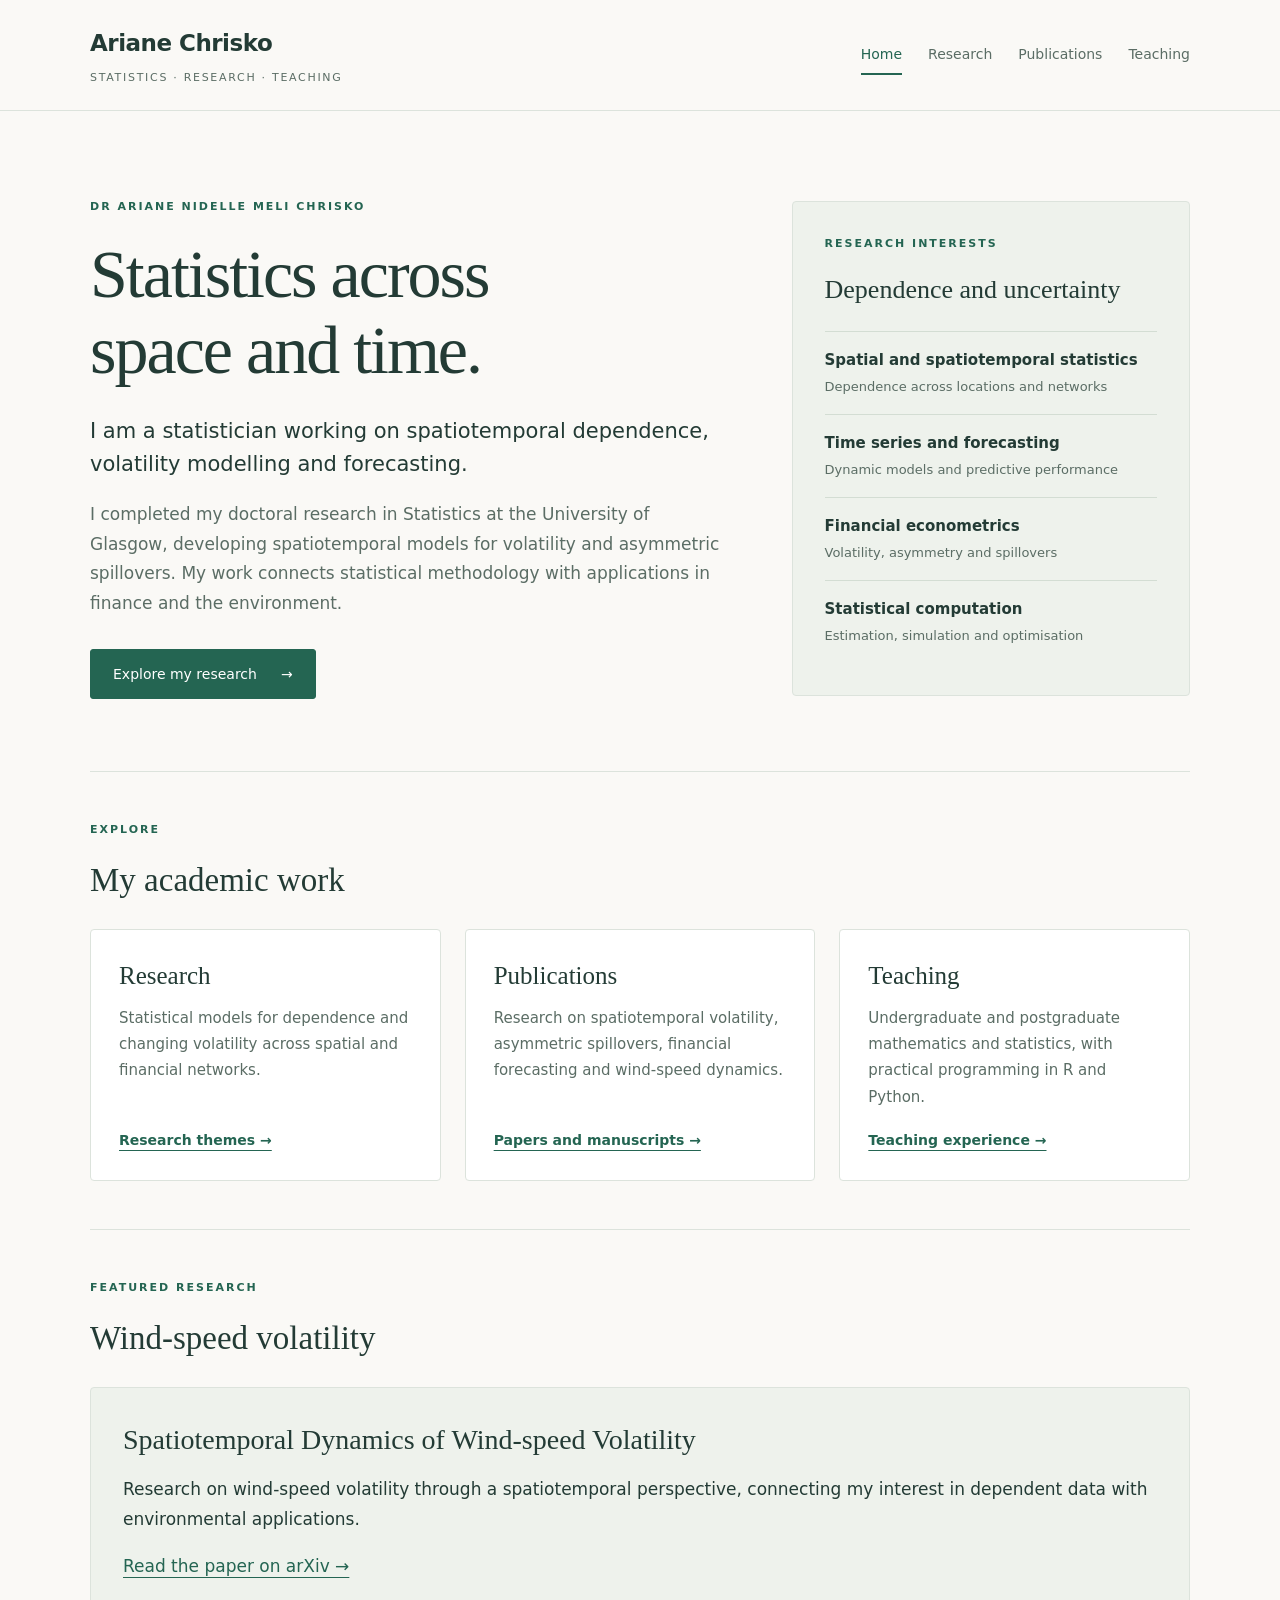
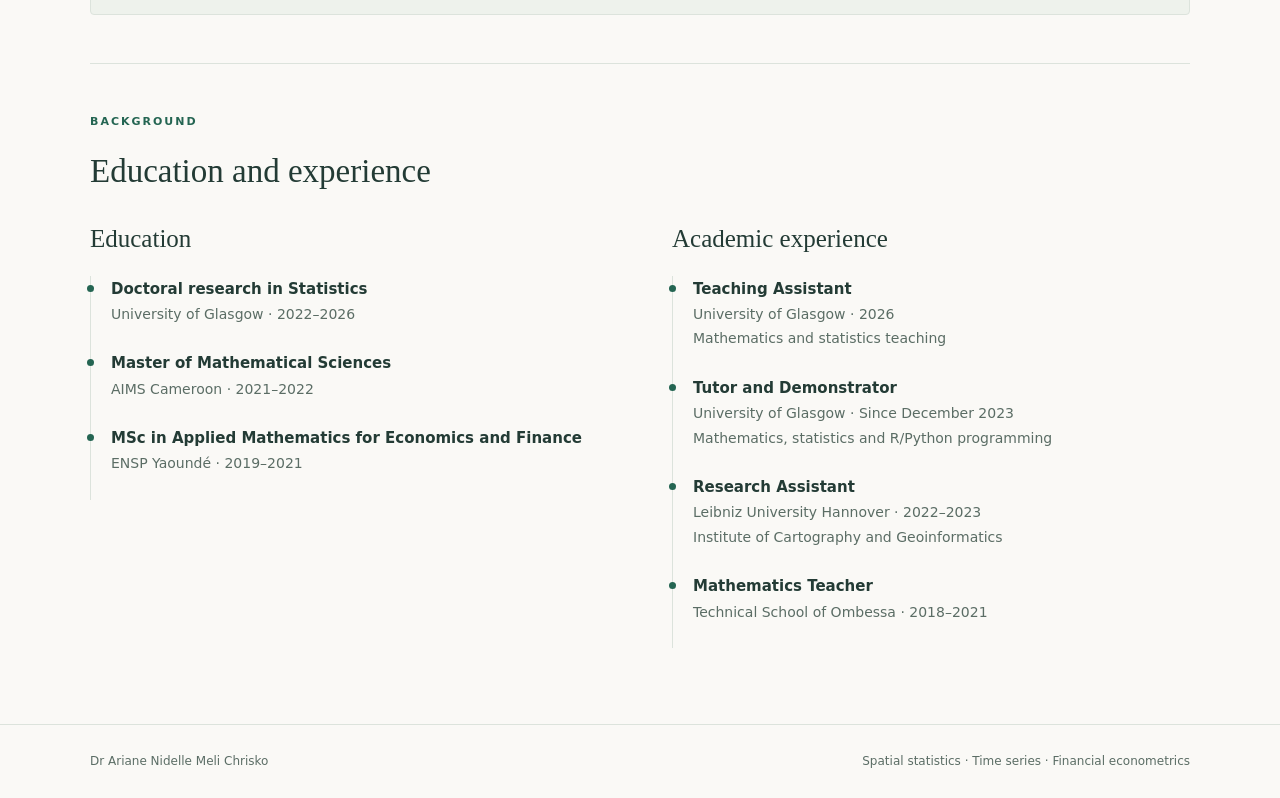
<file: index.html>
<!doctype html>
<html lang="en">
<head>
  <meta charset="utf-8">
  <meta name="viewport" content="width=device-width, initial-scale=1">

  <title>Dr Ariane Chrisko | Statistics and Research</title>
  <meta name="description"
    content="Academic website of Dr Ariane Chrisko: spatial statistics, time series, volatility modelling, forecasting and teaching.">
  <meta name="theme-color" content="#246552">

  <link rel="stylesheet" href="style.css">
</head>

<body>
  <a class="skip-link" href="#main">Skip to content</a>

  <header>
    <div class="container header-content">
      <a class="brand" href="index.html">
        Ariane Chrisko
        <span>Statistics · Research · Teaching</span>
      </a>

      <nav aria-label="Main navigation">
        <a href="index.html" aria-current="page">Home</a>
        <a href="research.html">Research</a>
        <a href="publications.html">Publications</a>
        <a href="teaching.html">Teaching</a>
      </nav>
    </div>
  </header>

  <main id="main" class="container">
    <section class="hero" aria-labelledby="intro-heading">
      <div>
        <p class="eyebrow">Dr Ariane Nidelle Meli Chrisko</p>

        <h1 id="intro-heading">Statistics across<br>space and time.</h1>

        <p class="lead">
          I am a statistician working on spatiotemporal dependence,
          volatility modelling and forecasting.
        </p>

        <p class="intro">
          I completed my doctoral research in Statistics at the
          University of Glasgow, developing spatiotemporal models
          for volatility and asymmetric spillovers. My work connects
          statistical methodology with applications in finance and
          the environment.
        </p>

        <a class="button" href="research.html">
          Explore my research <span aria-hidden="true">→</span>
        </a>
      </div>

      <aside class="research-panel" aria-labelledby="focus-heading">
        <p class="eyebrow">Research interests</p>
        <h2 id="focus-heading">Dependence and uncertainty</h2>

        <ul>
          <li>
            <strong>Spatial and spatiotemporal statistics</strong>
            <span>Dependence across locations and networks</span>
          </li>
          <li>
            <strong>Time series and forecasting</strong>
            <span>Dynamic models and predictive performance</span>
          </li>
          <li>
            <strong>Financial econometrics</strong>
            <span>Volatility, asymmetry and spillovers</span>
          </li>
          <li>
            <strong>Statistical computation</strong>
            <span>Estimation, simulation and optimisation</span>
          </li>
        </ul>
      </aside>
    </section>

    <section class="section" aria-labelledby="work-heading">
      <p class="eyebrow">Explore</p>
      <h2 class="section-heading" id="work-heading">My academic work</h2>

      <div class="cards">
        <article class="card">
          <h3>Research</h3>
          <p>
            Statistical models for dependence and changing volatility
            across spatial and financial networks.
          </p>
          <a href="research.html">Research themes →</a>
        </article>

        <article class="card">
          <h3>Publications</h3>
          <p>
            Research on spatiotemporal volatility, asymmetric spillovers,
            financial forecasting and wind-speed dynamics.
          </p>
          <a href="publications.html">Papers and manuscripts →</a>
        </article>

        <article class="card">
          <h3>Teaching</h3>
          <p>
            Undergraduate and postgraduate mathematics and statistics,
            with practical programming in R and Python.
          </p>
          <a href="teaching.html">Teaching experience →</a>
        </article>
      </div>
    </section>

    <section class="section" aria-labelledby="featured-heading">
      <p class="eyebrow">Featured research</p>
      <h2 class="section-heading" id="featured-heading">
        Wind-speed volatility
      </h2>

      <article class="feature">
        <h3>Spatiotemporal Dynamics of Wind-speed Volatility</h3>
        <p>
          Research on wind-speed volatility through a spatiotemporal
          perspective, connecting my interest in dependent data with
          environmental applications.
        </p>
        <p>
          <a href="https://doi.org/10.48550/arXiv.2605.07225">
            Read the paper on arXiv →
          </a>
        </p>
      </article>
    </section>

    <section class="section" aria-labelledby="background-heading">
      <p class="eyebrow">Background</p>
      <h2 class="section-heading" id="background-heading">
        Education and experience
      </h2>

      <div class="background-grid">
        <div>
          <h3>Education</h3>

          <ul class="timeline">
            <li>
              <strong>Doctoral research in Statistics</strong>
              <span>University of Glasgow · 2022–2026</span>
            </li>
            <li>
              <strong>Master of Mathematical Sciences</strong>
              <span>AIMS Cameroon · 2021–2022</span>
            </li>
            <li>
              <strong>
                MSc in Applied Mathematics for Economics and Finance
              </strong>
              <span>ENSP Yaoundé · 2019–2021</span>
            </li>
          </ul>
        </div>

        <div>
          <h3>Academic experience</h3>

          <ul class="timeline">
            <li>
              <strong>Teaching Assistant</strong>
              <span>University of Glasgow · 2026</span>
              <span>Mathematics and statistics teaching</span>
            </li>
            <li>
              <strong>Tutor and Demonstrator</strong>
              <span>University of Glasgow · Since December 2023</span>
              <span>Mathematics, statistics and R/Python programming</span>
            </li>
            <li>
              <strong>Research Assistant</strong>
              <span>Leibniz University Hannover · 2022–2023</span>
              <span>Institute of Cartography and Geoinformatics</span>
            </li>
            <li>
              <strong>Mathematics Teacher</strong>
              <span>Technical School of Ombessa · 2018–2021</span>
            </li>
          </ul>
        </div>
      </div>
    </section>
  </main>

  <footer>
    <div class="container footer-content">
      <span>Dr Ariane Nidelle Meli Chrisko</span>
      <span>Spatial statistics · Time series · Financial econometrics</span>
    </div>
  </footer>
</body>
</html>
</file>
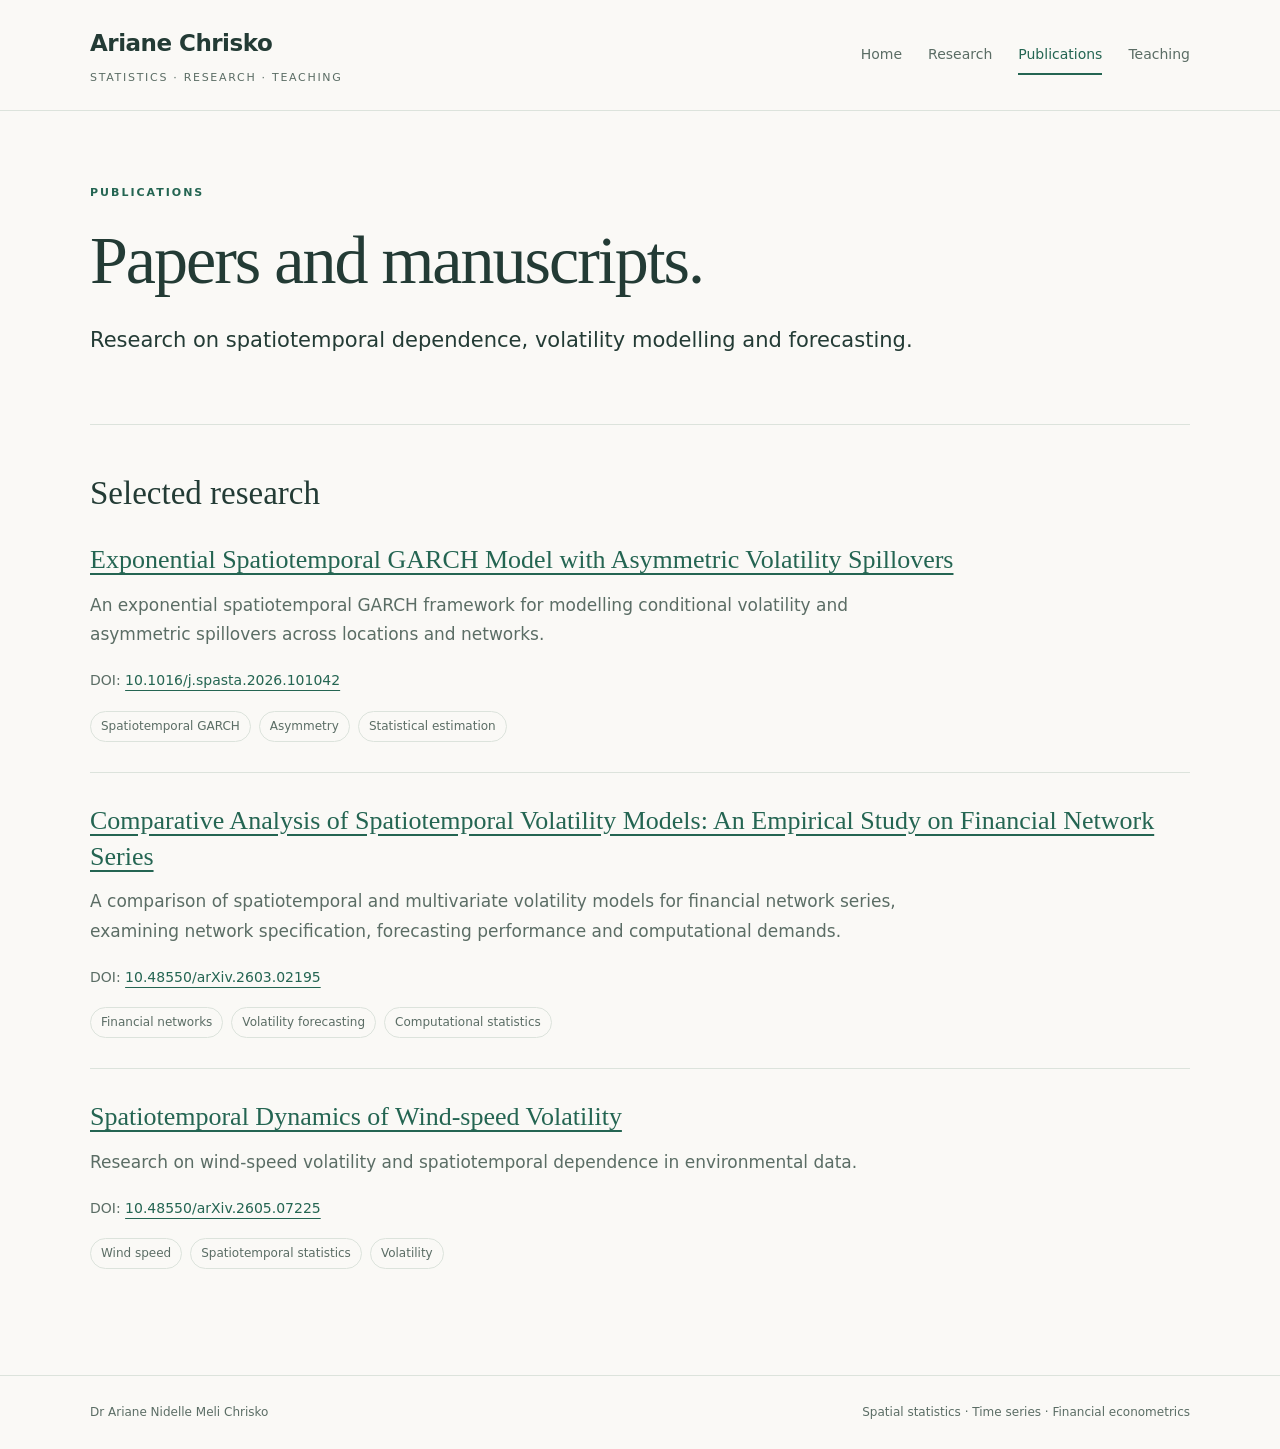
<file: publications.html>
<!doctype html>
<html lang="en">
<head>
  <meta charset="utf-8">
  <meta name="viewport" content="width=device-width, initial-scale=1">

  <title>Publications | Dr Ariane Chrisko</title>
  <meta name="description"
    content="Research papers by Ariane Chrisko on spatiotemporal volatility, asymmetric spillovers, financial forecasting and wind-speed dynamics.">
  <meta name="theme-color" content="#246552">

  <link rel="stylesheet" href="style.css">
</head>

<body>
  <a class="skip-link" href="#main">Skip to content</a>

  <header>
    <div class="container header-content">
      <a class="brand" href="index.html">
        Ariane Chrisko
        <span>Statistics · Research · Teaching</span>
      </a>

      <nav aria-label="Main navigation">
        <a href="index.html">Home</a>
        <a href="research.html">Research</a>
        <a href="publications.html" aria-current="page">Publications</a>
        <a href="teaching.html">Teaching</a>
      </nav>
    </div>
  </header>

  <main id="main" class="container">
    <section class="page-intro" aria-labelledby="page-heading">
      <p class="eyebrow">Publications</p>
      <h1 id="page-heading">Papers and manuscripts.</h1>

      <p class="lead">
        Research on spatiotemporal dependence, volatility
        modelling and forecasting.
      </p>
    </section>

    <section class="section" aria-labelledby="papers-heading">
      <h2 class="section-heading" id="papers-heading">
        Selected research
      </h2>

      <ul class="publication-list">
        <li class="publication" id="asymmetric-spillovers">
          <article>
            <h3>
              <a href="https://doi.org/10.1016/j.spasta.2026.101042">
                Exponential Spatiotemporal GARCH Model with
                Asymmetric Volatility Spillovers
              </a>
            </h3>

            <p>
              An exponential spatiotemporal GARCH framework
              for modelling conditional volatility and
              asymmetric spillovers across locations and networks.
            </p>

            <p class="metadata">
              DOI:
              <a href="https://doi.org/10.1016/j.spasta.2026.101042">
                10.1016/j.spasta.2026.101042
              </a>
            </p>

            <div class="tags" aria-label="Paper topics">
              <span class="tag">Spatiotemporal GARCH</span>
              <span class="tag">Asymmetry</span>
              <span class="tag">Statistical estimation</span>
            </div>
          </article>
        </li>

        <li class="publication" id="financial-comparison">
          <article>
            <h3>
              <a href="https://doi.org/10.48550/arXiv.2603.02195">
                Comparative Analysis of Spatiotemporal Volatility Models:
                An Empirical Study on Financial Network Series
              </a>
            </h3>

            <p>
              A comparison of spatiotemporal and multivariate
              volatility models for financial network series,
              examining network specification, forecasting
              performance and computational demands.
            </p>

            <p class="metadata">
              DOI:
              <a href="https://doi.org/10.48550/arXiv.2603.02195">
                10.48550/arXiv.2603.02195
              </a>
            </p>

            <div class="tags" aria-label="Paper topics">
              <span class="tag">Financial networks</span>
              <span class="tag">Volatility forecasting</span>
              <span class="tag">Computational statistics</span>
            </div>
          </article>
        </li>

        <li class="publication" id="wind-speed">
          <article>
            <h3>
              <a href="https://doi.org/10.48550/arXiv.2605.07225">
                Spatiotemporal Dynamics of Wind-speed Volatility
              </a>
            </h3>

            <p>
              Research on wind-speed volatility and
              spatiotemporal dependence in environmental data.
            </p>

            <p class="metadata">
              DOI:
              <a href="https://doi.org/10.48550/arXiv.2605.07225">
                10.48550/arXiv.2605.07225
              </a>
            </p>

            <div class="tags" aria-label="Paper topics">
              <span class="tag">Wind speed</span>
              <span class="tag">Spatiotemporal statistics</span>
              <span class="tag">Volatility</span>
            </div>
          </article>
        </li>
      </ul>
    </section>
  </main>

  <footer>
    <div class="container footer-content">
      <span>Dr Ariane Nidelle Meli Chrisko</span>
      <span>Spatial statistics · Time series · Financial econometrics</span>
    </div>
  </footer>
</body>
</html>
</file>
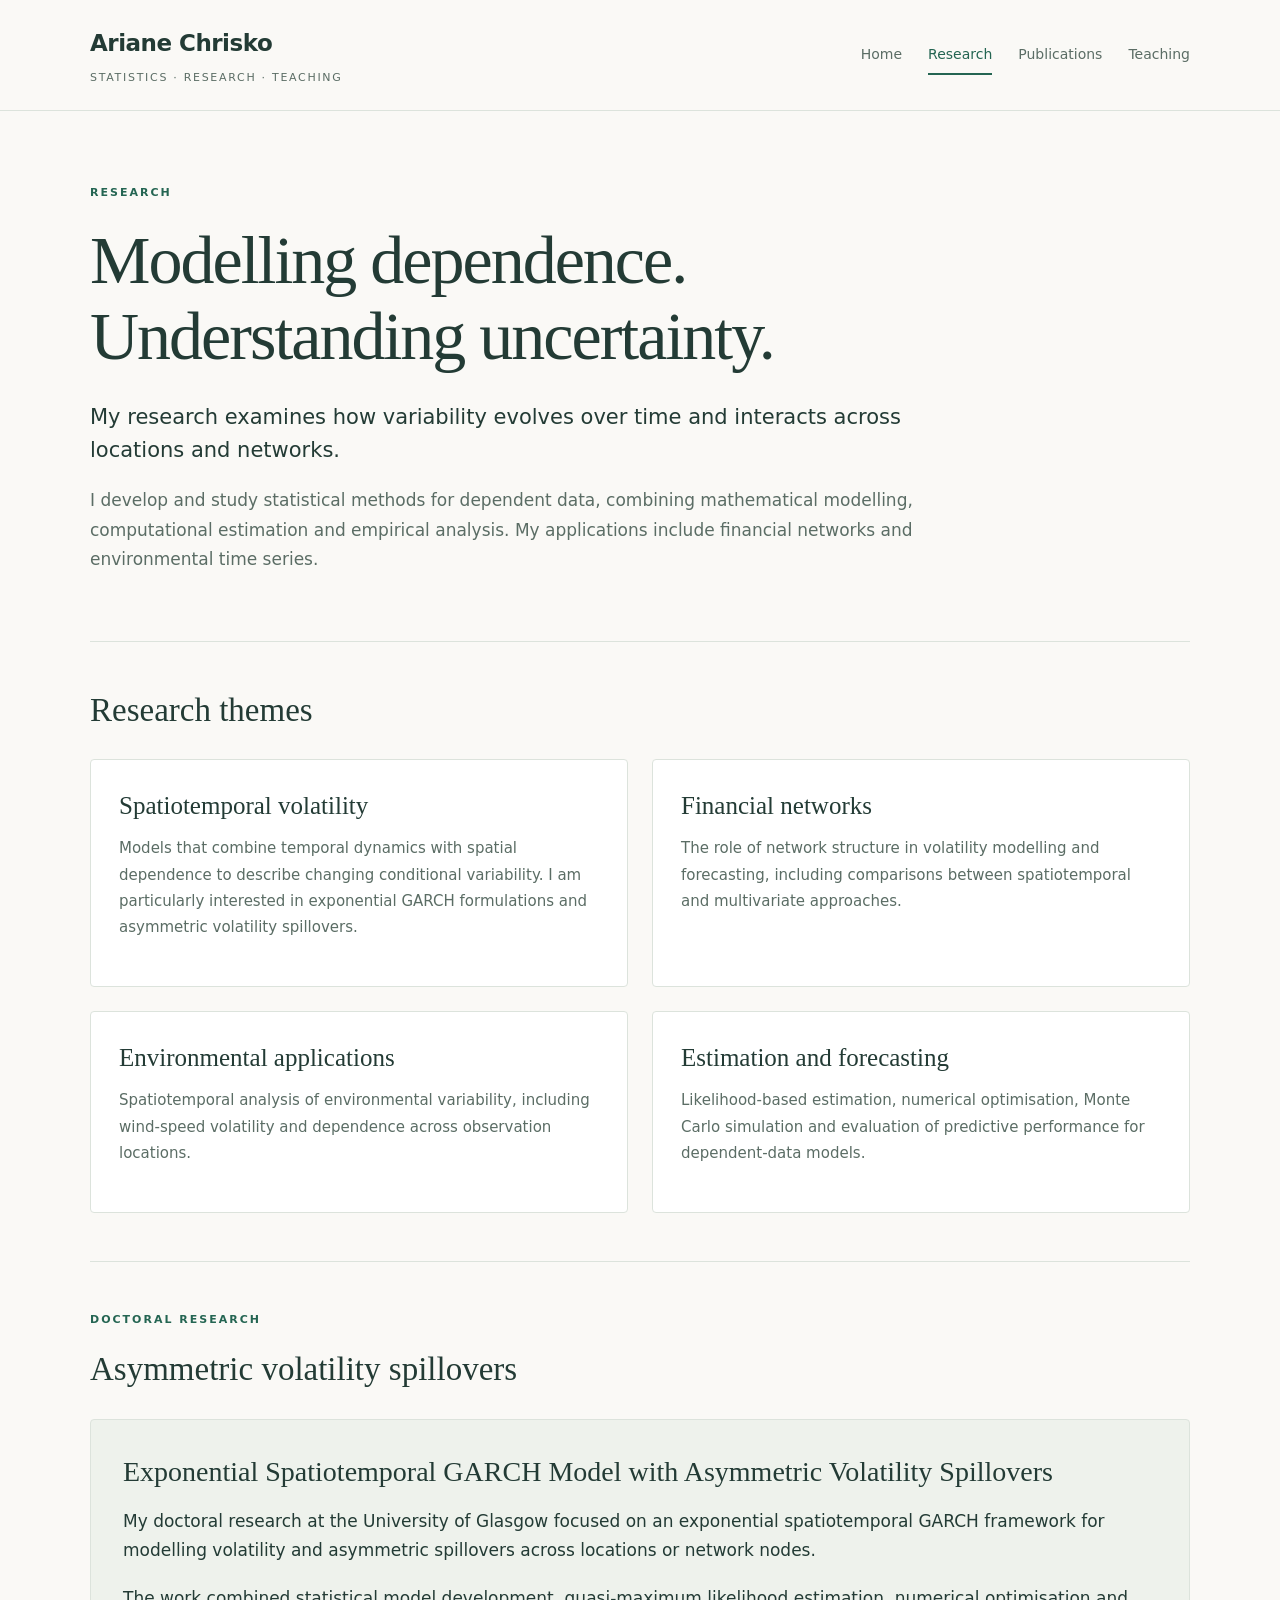
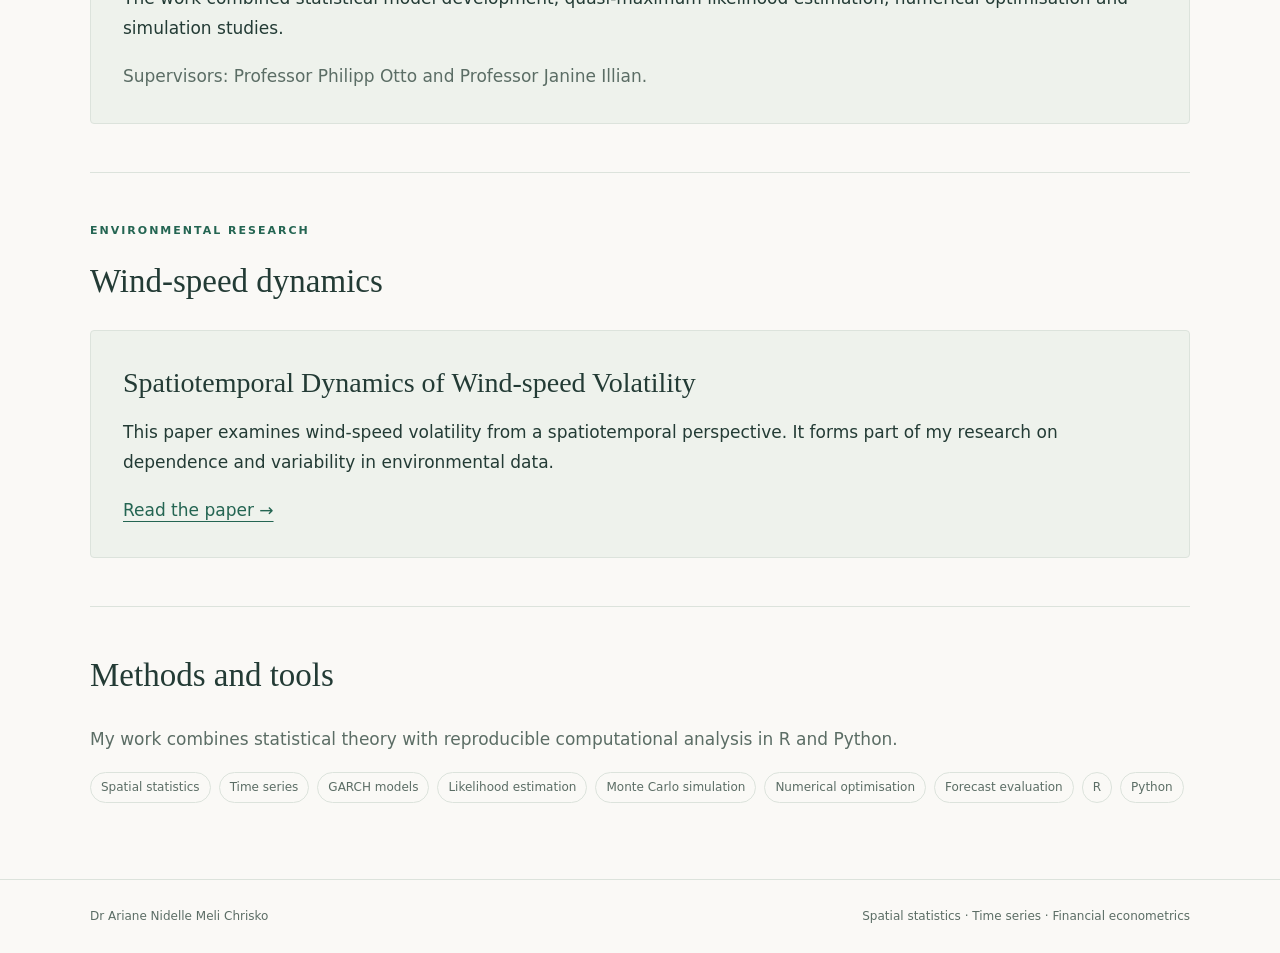
<file: research.html>
<!doctype html>
<html lang="en">
<head>
  <meta charset="utf-8">
  <meta name="viewport" content="width=device-width, initial-scale=1">

  <title>Research | Dr Ariane Chrisko</title>
  <meta name="description"
    content="Ariane Chrisko's research in spatiotemporal statistics, volatility models, financial networks and wind-speed volatility.">
  <meta name="theme-color" content="#246552">

  <link rel="stylesheet" href="style.css">
</head>

<body>
  <a class="skip-link" href="#main">Skip to content</a>

  <header>
    <div class="container header-content">
      <a class="brand" href="index.html">
        Ariane Chrisko
        <span>Statistics · Research · Teaching</span>
      </a>

      <nav aria-label="Main navigation">
        <a href="index.html">Home</a>
        <a href="research.html" aria-current="page">Research</a>
        <a href="publications.html">Publications</a>
        <a href="teaching.html">Teaching</a>
      </nav>
    </div>
  </header>

  <main id="main" class="container">
    <section class="page-intro" aria-labelledby="page-heading">
      <p class="eyebrow">Research</p>
      <h1 id="page-heading">Modelling dependence.<br>Understanding uncertainty.</h1>

      <p class="lead">
        My research examines how variability evolves over time
        and interacts across locations and networks.
      </p>

      <p class="intro">
        I develop and study statistical methods for dependent data,
        combining mathematical modelling, computational estimation
        and empirical analysis. My applications include financial
        networks and environmental time series.
      </p>
    </section>

    <section class="section" aria-labelledby="themes-heading">
      <h2 class="section-heading" id="themes-heading">Research themes</h2>

      <div class="cards two">
        <article class="card">
          <h3>Spatiotemporal volatility</h3>
          <p>
            Models that combine temporal dynamics with spatial
            dependence to describe changing conditional variability.
            I am particularly interested in exponential GARCH
            formulations and asymmetric volatility spillovers.
          </p>
        </article>

        <article class="card">
          <h3>Financial networks</h3>
          <p>
            The role of network structure in volatility modelling
            and forecasting, including comparisons between
            spatiotemporal and multivariate approaches.
          </p>
        </article>

        <article class="card">
          <h3>Environmental applications</h3>
          <p>
            Spatiotemporal analysis of environmental variability,
            including wind-speed volatility and dependence
            across observation locations.
          </p>
        </article>

        <article class="card">
          <h3>Estimation and forecasting</h3>
          <p>
            Likelihood-based estimation, numerical optimisation,
            Monte Carlo simulation and evaluation of predictive
            performance for dependent-data models.
          </p>
        </article>
      </div>
    </section>

    <section class="section" aria-labelledby="doctoral-heading">
      <p class="eyebrow">Doctoral research</p>
      <h2 class="section-heading" id="doctoral-heading">
        Asymmetric volatility spillovers
      </h2>

      <article class="feature">
        <h3>
          Exponential Spatiotemporal GARCH Model with
          Asymmetric Volatility Spillovers
        </h3>

        <p>
          My doctoral research at the University of Glasgow
          focused on an exponential spatiotemporal GARCH
          framework for modelling volatility and asymmetric
          spillovers across locations or network nodes.
        </p>

        <p>
          The work combined statistical model development,
          quasi-maximum likelihood estimation, numerical
          optimisation and simulation studies.
        </p>

        <p class="muted">
          Supervisors: Professor Philipp Otto and
          Professor Janine Illian.
        </p>
      </article>
    </section>

    <section class="section" aria-labelledby="wind-heading">
      <p class="eyebrow">Environmental research</p>
      <h2 class="section-heading" id="wind-heading">
        Wind-speed dynamics
      </h2>

      <article class="feature">
        <h3>Spatiotemporal Dynamics of Wind-speed Volatility</h3>

        <p>
          This paper examines wind-speed volatility from a
          spatiotemporal perspective. It forms part of my
          research on dependence and variability in
          environmental data.
        </p>

        <p>
          <a href="https://doi.org/10.48550/arXiv.2605.07225">
            Read the paper →
          </a>
        </p>
      </article>
    </section>

    <section class="section" aria-labelledby="methods-heading">
      <h2 class="section-heading" id="methods-heading">
        Methods and tools
      </h2>

      <p class="muted">
        My work combines statistical theory with reproducible
        computational analysis in R and Python.
      </p>

      <div class="tags" aria-label="Methods and tools">
        <span class="tag">Spatial statistics</span>
        <span class="tag">Time series</span>
        <span class="tag">GARCH models</span>
        <span class="tag">Likelihood estimation</span>
        <span class="tag">Monte Carlo simulation</span>
        <span class="tag">Numerical optimisation</span>
        <span class="tag">Forecast evaluation</span>
        <span class="tag">R</span>
        <span class="tag">Python</span>
      </div>
    </section>
  </main>

  <footer>
    <div class="container footer-content">
      <span>Dr Ariane Nidelle Meli Chrisko</span>
      <span>Spatial statistics · Time series · Financial econometrics</span>
    </div>
  </footer>
</body>
</html>
</file>
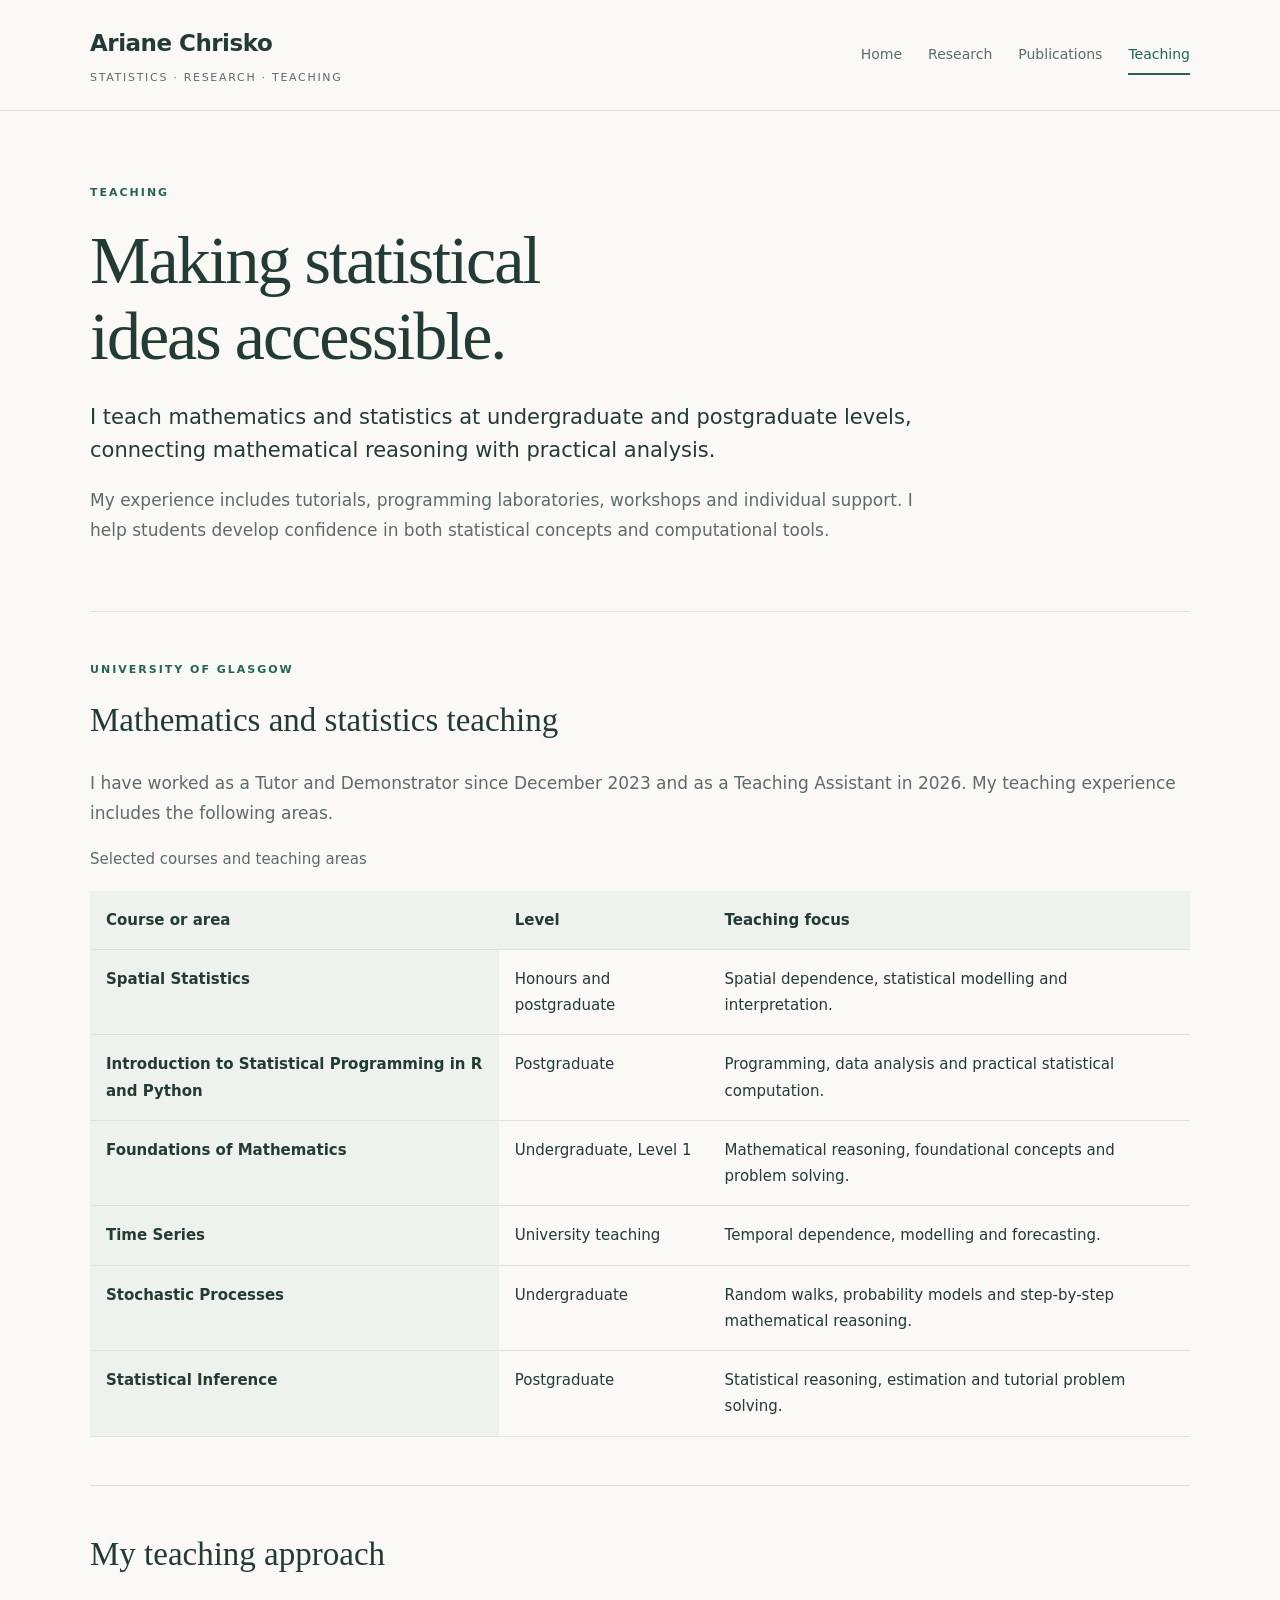
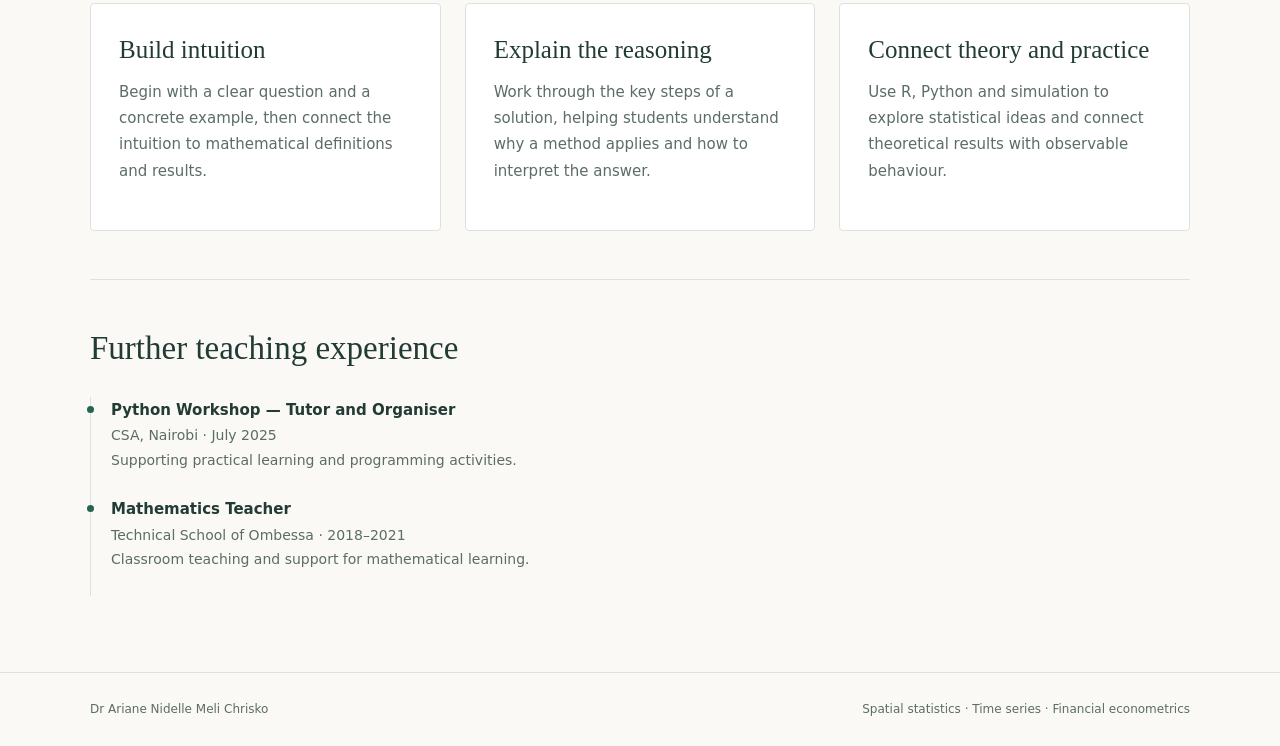
<file: teaching.html>
<!doctype html>
<html lang="en">
<head>
  <meta charset="utf-8">
  <meta name="viewport" content="width=device-width, initial-scale=1">

  <title>Teaching | Dr Ariane Chrisko</title>
  <meta name="description"
    content="Ariane Chrisko's teaching in mathematics, statistics, spatial statistics, time series and statistical programming in R and Python.">
  <meta name="theme-color" content="#246552">

  <link rel="stylesheet" href="style.css">
</head>

<body>
  <a class="skip-link" href="#main">Skip to content</a>

  <header>
    <div class="container header-content">
      <a class="brand" href="index.html">
        Ariane Chrisko
        <span>Statistics · Research · Teaching</span>
      </a>

      <nav aria-label="Main navigation">
        <a href="index.html">Home</a>
        <a href="research.html">Research</a>
        <a href="publications.html">Publications</a>
        <a href="teaching.html" aria-current="page">Teaching</a>
      </nav>
    </div>
  </header>

  <main id="main" class="container">
    <section class="page-intro" aria-labelledby="page-heading">
      <p class="eyebrow">Teaching</p>
      <h1 id="page-heading">Making statistical<br>ideas accessible.</h1>

      <p class="lead">
        I teach mathematics and statistics at undergraduate
        and postgraduate levels, connecting mathematical
        reasoning with practical analysis.
      </p>

      <p class="intro">
        My experience includes tutorials, programming laboratories,
        workshops and individual support. I help students develop
        confidence in both statistical concepts and computational
        tools.
      </p>
    </section>

    <section class="section" aria-labelledby="glasgow-heading">
      <p class="eyebrow">University of Glasgow</p>
      <h2 class="section-heading" id="glasgow-heading">
        Mathematics and statistics teaching
      </h2>

      <p class="muted">
        I have worked as a Tutor and Demonstrator since
        December 2023 and as a Teaching Assistant in 2026.
        My teaching experience includes the following areas.
      </p>

      <div class="table-wrapper">
        <table>
          <caption>Selected courses and teaching areas</caption>

          <thead>
            <tr>
              <th scope="col">Course or area</th>
              <th scope="col">Level</th>
              <th scope="col">Teaching focus</th>
            </tr>
          </thead>

          <tbody>
            <tr>
              <th scope="row">Spatial Statistics</th>
              <td>Honours and postgraduate</td>
              <td>
                Spatial dependence, statistical modelling
                and interpretation.
              </td>
            </tr>

            <tr>
              <th scope="row">
                Introduction to Statistical Programming in R and Python
              </th>
              <td>Postgraduate</td>
              <td>
                Programming, data analysis and practical
                statistical computation.
              </td>
            </tr>

            <tr>
              <th scope="row">Foundations of Mathematics</th>
              <td>Undergraduate, Level 1</td>
              <td>
                Mathematical reasoning, foundational
                concepts and problem solving.
              </td>
            </tr>

            <tr>
              <th scope="row">Time Series</th>
              <td>University teaching</td>
              <td>
                Temporal dependence, modelling and forecasting.
              </td>
            </tr>

            <tr>
              <th scope="row">Stochastic Processes</th>
              <td>Undergraduate</td>
              <td>
                Random walks, probability models and
                step-by-step mathematical reasoning.
              </td>
            </tr>

            <tr>
              <th scope="row">Statistical Inference</th>
              <td>Postgraduate</td>
              <td>
                Statistical reasoning, estimation and
                tutorial problem solving.
              </td>
            </tr>
          </tbody>
        </table>
      </div>
    </section>

    <section class="section" aria-labelledby="approach-heading">
      <h2 class="section-heading" id="approach-heading">
        My teaching approach
      </h2>

      <div class="cards">
        <article class="card">
          <h3>Build intuition</h3>
          <p>
            Begin with a clear question and a concrete example,
            then connect the intuition to mathematical definitions
            and results.
          </p>
        </article>

        <article class="card">
          <h3>Explain the reasoning</h3>
          <p>
            Work through the key steps of a solution, helping
            students understand why a method applies and how
            to interpret the answer.
          </p>
        </article>

        <article class="card">
          <h3>Connect theory and practice</h3>
          <p>
            Use R, Python and simulation to explore statistical
            ideas and connect theoretical results with
            observable behaviour.
          </p>
        </article>
      </div>
    </section>

    <section class="section" aria-labelledby="experience-heading">
      <h2 class="section-heading" id="experience-heading">
        Further teaching experience
      </h2>

      <ul class="timeline">
        <li>
          <strong>Python Workshop — Tutor and Organiser</strong>
          <span>CSA, Nairobi · July 2025</span>
          <span>
            Supporting practical learning and programming activities.
          </span>
        </li>

        <li>
          <strong>Mathematics Teacher</strong>
          <span>Technical School of Ombessa · 2018–2021</span>
          <span>
            Classroom teaching and support for mathematical learning.
          </span>
        </li>
      </ul>
    </section>
  </main>

  <footer>
    <div class="container footer-content">
      <span>Dr Ariane Nidelle Meli Chrisko</span>
      <span>Spatial statistics · Time series · Financial econometrics</span>
    </div>
  </footer>
</body>
</html>
</file>
<file: style.css>
:root {
  --background: #faf9f6;
  --surface: #ffffff;
  --text: #233b35;
  --muted: #5b6d65;
  --accent: #246552;
  --border: #dce3dc;
  --soft: #eef2ec;
}

* {
  box-sizing: border-box;
}

body {
  margin: 0;
  background: var(--background);
  color: var(--text);
  font-family: system-ui, -apple-system, BlinkMacSystemFont,
    "Segoe UI", sans-serif;
  font-size: 17px;
  line-height: 1.75;
}

a {
  color: var(--accent);
  text-underline-offset: 5px;
}

a:hover {
  text-decoration-thickness: 2px;
}

a:focus-visible {
  outline: 3px solid #ad792f;
  outline-offset: 5px;
}

.container {
  width: min(1100px, calc(100% - 48px));
  margin-inline: auto;
}

.skip-link {
  position: absolute;
  left: 16px;
  top: -100px;
  padding: 10px 16px;
  background: white;
  z-index: 10;
}

.skip-link:focus {
  top: 12px;
}

header {
  border-bottom: 1px solid var(--border);
}

.header-content {
  min-height: 110px;
  display: flex;
  align-items: center;
  justify-content: space-between;
  gap: 28px;
}

.brand {
  color: var(--text);
  text-decoration: none;
  font-size: 23px;
  font-weight: 650;
  letter-spacing: -0.5px;
}

.brand span {
  display: block;
  margin-top: 4px;
  color: var(--muted);
  font-size: 11px;
  font-weight: 500;
  letter-spacing: 1.7px;
  text-transform: uppercase;
}

nav {
  display: flex;
  flex-wrap: wrap;
  gap: 26px;
}

nav a {
  padding: 7px 0;
  color: var(--muted);
  text-decoration: none;
  font-size: 14px;
}

nav a:hover,
nav a[aria-current="page"] {
  color: var(--accent);
}

nav a[aria-current="page"] {
  border-bottom: 2px solid var(--accent);
}

h1,
h2,
h3 {
  font-family: Georgia, "Times New Roman", serif;
  font-weight: 400;
}

h1 {
  margin: 0 0 26px;
  font-size: clamp(42px, 5.5vw, 68px);
  line-height: 1.12;
  letter-spacing: -2px;
}

h2 {
  line-height: 1.3;
}

h3 {
  line-height: 1.4;
}

p {
  margin: 0 0 18px;
}

.eyebrow {
  margin: 0 0 20px;
  color: var(--accent);
  font-size: 11px;
  font-weight: 650;
  letter-spacing: 2px;
  text-transform: uppercase;
}

.lead {
  font-size: 21px;
  line-height: 1.6;
}

.muted,
.intro {
  color: var(--muted);
}

.hero {
  display: grid;
  grid-template-columns: 1.6fr 1fr;
  align-items: center;
  gap: 64px;
  padding-block: 86px 72px;
}

.page-intro {
  max-width: 850px;
  padding-block: 72px 48px;
}

.button {
  display: inline-flex;
  align-items: center;
  gap: 24px;
  margin-top: 12px;
  padding: 12px 22px;
  background: var(--accent);
  color: white;
  text-decoration: none;
  font-size: 14px;
  border: 1px solid var(--accent);
  border-radius: 3px;
  transition: background 150ms ease;
}

.button:hover {
  background: #194b3c;
}

.research-panel {
  padding: 32px;
  background: var(--soft);
  border: 1px solid var(--border);
  border-radius: 4px;
}

.research-panel h2 {
  margin: 0 0 24px;
  font-size: 26px;
}

.research-panel ul {
  list-style: none;
  padding: 0;
  margin: 0;
}

.research-panel li {
  padding: 15px 0;
  border-top: 1px solid #d3ddd3;
}

.research-panel li strong {
  display: block;
  font-size: 15px;
  font-weight: 600;
}

.research-panel li span {
  display: block;
  color: var(--muted);
  font-size: 13px;
  margin-top: 3px;
}

.section {
  padding-block: 48px;
  border-top: 1px solid var(--border);
}

.section-heading {
  margin: 0 0 28px;
  font-size: 33px;
  line-height: 1.25;
}

.cards {
  display: grid;
  grid-template-columns: repeat(3, 1fr);
  gap: 24px;
}

.cards.two {
  grid-template-columns: repeat(2, 1fr);
}

.card {
  display: flex;
  flex-direction: column;
  padding: 28px;
  background: var(--surface);
  border: 1px solid var(--border);
  border-radius: 4px;
}

.card h3 {
  margin: 0 0 12px;
  font-size: 25px;
}

.card p {
  color: var(--muted);
  font-size: 15px;
}

.card a {
  align-self: flex-start;
  margin-top: auto;
  font-size: 14px;
  font-weight: 600;
}

.background-grid {
  display: grid;
  grid-template-columns: 1fr 1fr;
  gap: 64px;
}

.background-grid h3 {
  margin: 0 0 20px;
  font-size: 25px;
}

.timeline {
  list-style: none;
  padding: 0;
  margin: 0;
}

.timeline li {
  padding: 0 0 24px 20px;
  border-left: 1px solid var(--border);
  position: relative;
}

.timeline li::before {
  content: "";
  position: absolute;
  top: 9px;
  left: -4px;
  width: 7px;
  height: 7px;
  border-radius: 50%;
  background: var(--accent);
}

.timeline strong {
  display: block;
  font-size: 15px;
  font-weight: 600;
}

.timeline span {
  display: block;
  color: var(--muted);
  font-size: 14px;
}

.feature {
  padding: 32px;
  background: var(--soft);
  border: 1px solid var(--border);
  border-radius: 4px;
}

.feature h3 {
  margin: 0 0 16px;
  font-size: 28px;
}

.feature p:last-child {
  margin-bottom: 0;
}

.publication-list {
  list-style: none;
  margin: 0;
  padding: 0;
}

.publication {
  padding: 30px 0;
  border-bottom: 1px solid var(--border);
}

.publication:first-child {
  padding-top: 0;
}

.publication:last-child {
  border-bottom: 0;
}

.publication h3 {
  margin: 0 0 12px;
  font-size: 26px;
}

.publication p {
  max-width: 850px;
  color: var(--muted);
}

.publication .metadata {
  font-size: 14px;
}

.publication a {
  overflow-wrap: anywhere;
}

.tags {
  display: flex;
  flex-wrap: wrap;
  gap: 8px;
  margin-top: 18px;
}

.tag {
  padding: 4px 10px;
  border: 1px solid var(--border);
  border-radius: 30px;
  color: var(--muted);
  font-size: 12px;
}

.table-wrapper {
  overflow-x: auto;
}

table {
  width: 100%;
  border-collapse: collapse;
  text-align: left;
}

caption {
  text-align: left;
  color: var(--muted);
  margin-bottom: 18px;
  font-size: 15px;
}

th,
td {
  padding: 16px;
  border-bottom: 1px solid var(--border);
  vertical-align: top;
  font-size: 15px;
}

th {
  background: var(--soft);
  font-weight: 600;
}

footer {
  margin-top: 28px;
  border-top: 1px solid var(--border);
}

.footer-content {
  display: flex;
  justify-content: space-between;
  flex-wrap: wrap;
  gap: 12px;
  padding-block: 26px;
  color: var(--muted);
  font-size: 12px;
}

@media (max-width: 850px) {
  .hero {
    grid-template-columns: 1fr;
    gap: 36px;
    padding-block: 56px;
  }

  .research-panel {
    max-width: 600px;
  }

  .cards,
  .cards.two {
    grid-template-columns: 1fr;
  }

  .background-grid {
    gap: 32px;
  }
}

@media (max-width: 600px) {
  .container {
    width: calc(100% - 36px);
  }

  .header-content {
    align-items: flex-start;
    flex-direction: column;
    gap: 18px;
    padding-block: 22px;
  }

  nav {
    gap: 20px;
  }

  h1 {
    letter-spacing: -1px;
  }

  .lead {
    font-size: 19px;
  }

  .background-grid {
    grid-template-columns: 1fr;
  }

  .page-intro {
    padding-block: 48px 32px;
  }

  .section {
    padding-block: 36px;
  }

  .research-panel,
  .card,
  .feature {
    padding: 24px;
  }

  th,
  td {
    padding: 12px;
    font-size: 14px;
  }
}

@media (prefers-reduced-motion: reduce) {
  * {
    transition: none !important;
  }
}
</file>
